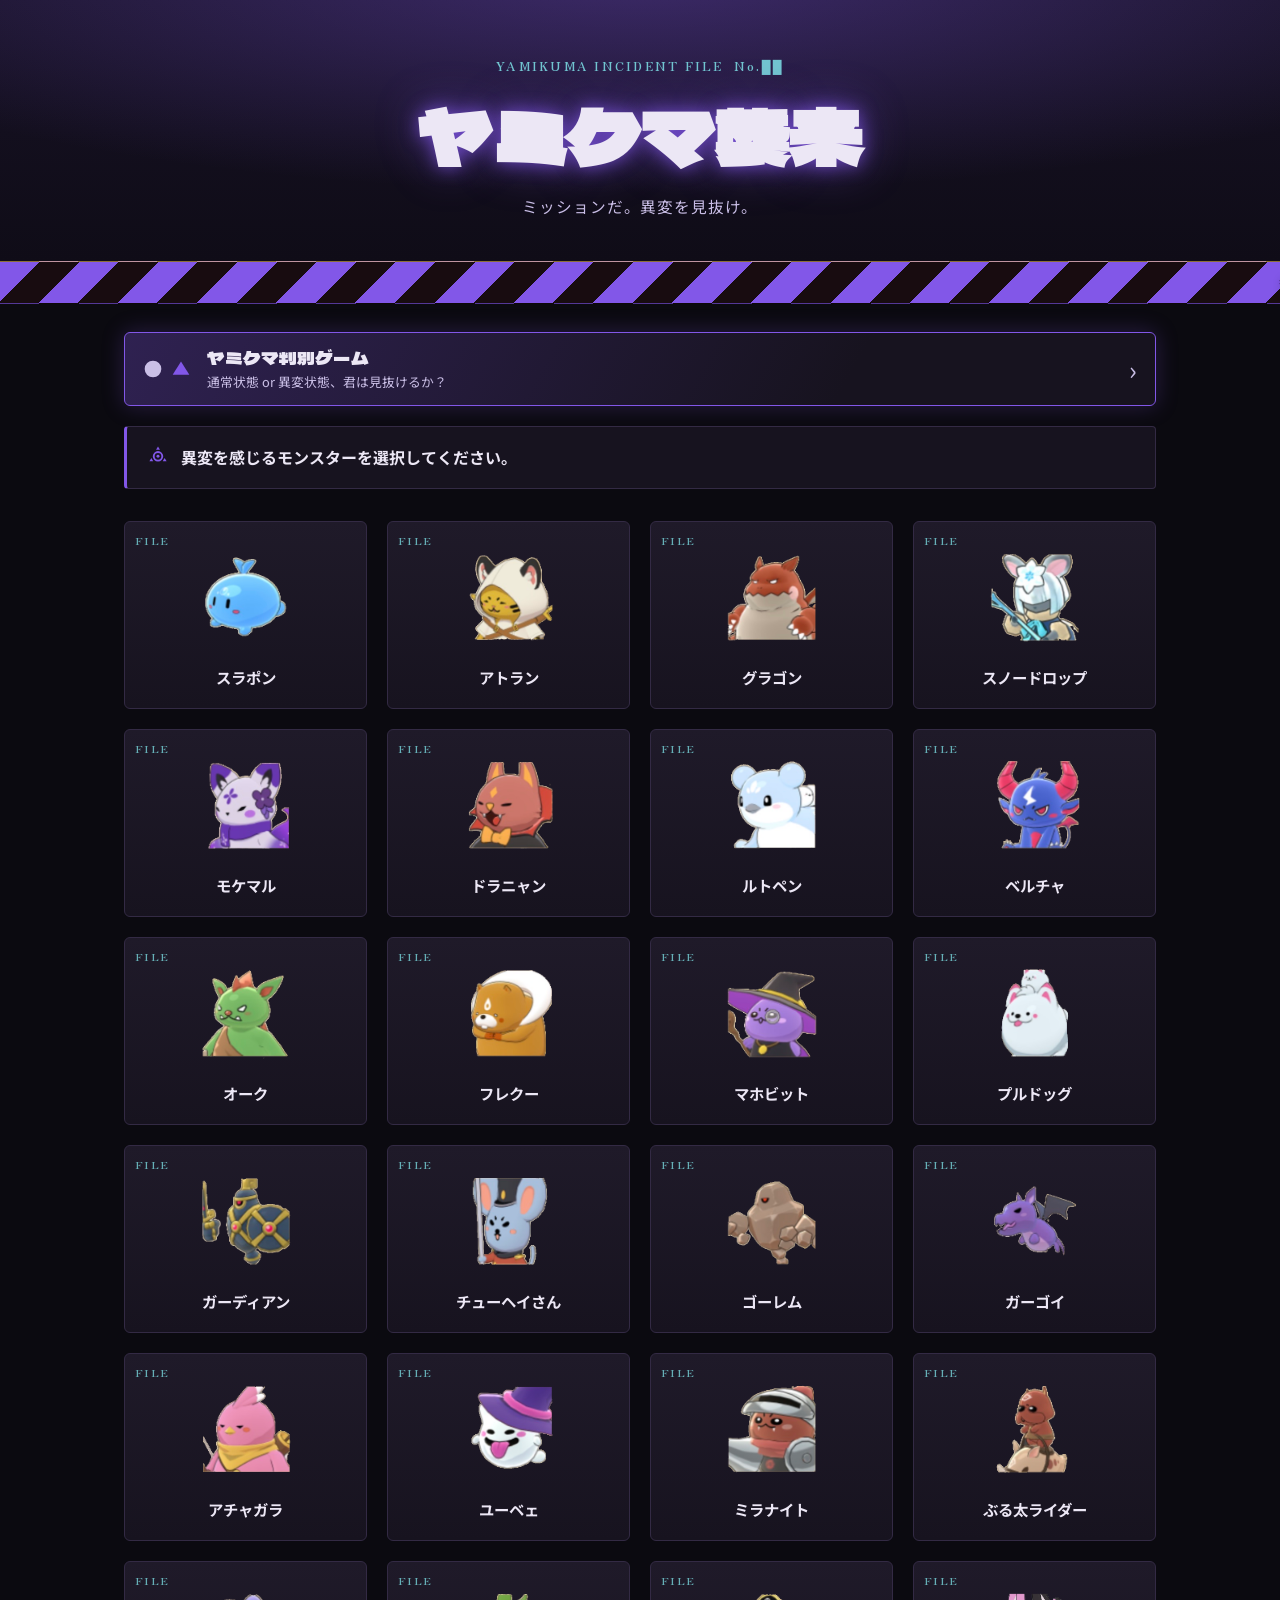
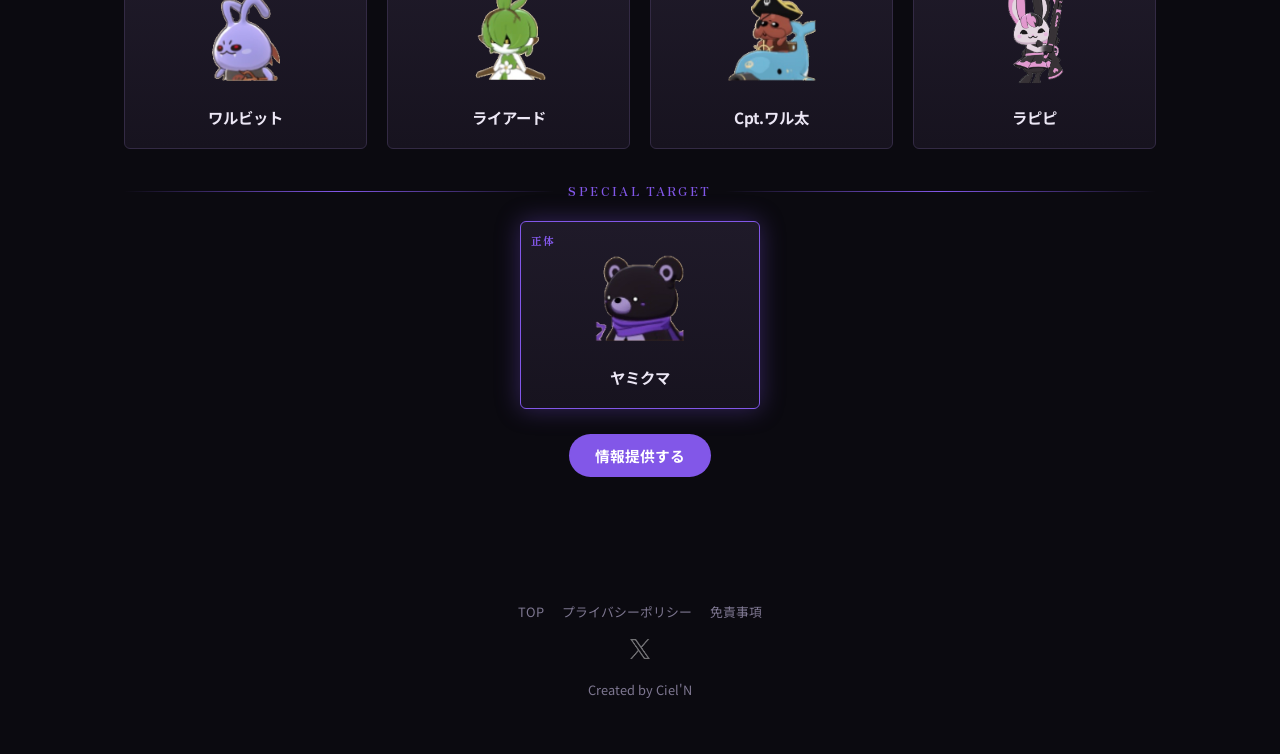
<file: index.html>
<!DOCTYPE html>
<html lang="ja">
<head>
  <!-- Google tag (gtag.js) -->
  <script async src="https://www.googletagmanager.com/gtag/js?id=G-BKD9T5BP9D"></script>
  <script>
    window.dataLayer = window.dataLayer || [];
    function gtag(){dataLayer.push(arguments);}
    gtag('js', new Date());

    gtag('config', 'G-BKD9T5BP9D');
  </script>

  <meta charset="UTF-8">
  <meta name="viewport" content="width=device-width, initial-scale=1.0">
  <title>ヤミクマ襲来｜スラコロ 異変モンスター判別ガイド</title>
  <meta name="description" content="Mirrativ「スラコロ」のヤミクマが憑依したモンスターを見分けるための判別ガイド。通常状態と異変状態を見比べて、ヤミクマの気配を探せ。">

  <!-- OGP -->
  <meta property="og:type" content="website">
  <meta property="og:site_name" content="ヤミクマ襲来">
  <meta property="og:title" content="ヤミクマ襲来｜スラコロ 異変モンスター判別ガイド">
  <meta property="og:description" content="Mirrativ「スラコロ」のヤミクマが憑依したモンスターを見分けるための判別ガイド。通常状態と異変状態を見比べて、ヤミクマの気配を探せ。">
  <meta property="og:url" content="https://yamikuma.cieln.com/">
  <meta property="og:image" content="https://yamikuma.cieln.com/images/x-card1.jpg">
  <meta property="og:image:width" content="1200">
  <meta property="og:image:height" content="630">
  <meta property="og:locale" content="ja_JP">

  <!-- X (Twitter) Card -->
  <meta name="twitter:card" content="summary_large_image">
  <meta name="twitter:title" content="ヤミクマ襲来｜スラコロ 異変モンスター判別ガイド">
  <meta name="twitter:description" content="Mirrativ「スラコロ」のヤミクマが憑依したモンスターを見分けるための判別ガイド。通常状態と異変状態を見比べて、ヤミクマの気配を探せ。">
  <meta name="twitter:image" content="https://yamikuma.cieln.com/images/x-card1.jpg">

  <link rel="apple-touch-icon" href="apple-touch-icon.jpg">
  <link rel="preconnect" href="https://fonts.googleapis.com">
  <link rel="preconnect" href="https://fonts.gstatic.com" crossorigin>
  <link href="https://fonts.googleapis.com/css2?family=Dela+Gothic+One&family=Zen+Antique&family=Noto+Sans+JP:wght@400;500;700;900&display=swap" rel="stylesheet">
  <link rel="stylesheet" href="style.css?v=1.2.2">
  <link rel="stylesheet" href="game.css?v=1.2.2">
</head>
<body>

  <header class="header">
    <div class="header__inner">
      <p class="header__eyebrow">YAMIKUMA INCIDENT FILE&nbsp;&nbsp;No.██</p>
      <h1 class="header__title">
        <span aria-hidden="true">ヤミクマ襲来</span>
        <span class="sr-only">ヤミクマ襲来</span>
      </h1>
      <p class="header__sub">ミッションだ。異変を見抜け。</p>
    </div>
  </header>

  <div class="ticker-group" id="tickerGroup">
    <div class="ticker ticker--danger" role="note">
      <div class="ticker__track">
        <span class="ticker__item">全てのモンスターの異変状態が記録されました。いつも情報提供のご協力感謝いたします。</span>
      </div>
    </div>
  </div>

  <main class="main">

    <!-- ============ 一覧ビュー ============ -->
    <section class="view view--grid" id="gridView">

      <!-- ヤミクマ判別ゲームの入口：data-game-open を付けた要素ならどこへ移動してもOK -->
      <button type="button" class="game-entry" data-game-open>
        <span class="game-entry__symbols" aria-hidden="true">
          <svg class="sym-normal" viewBox="0 0 24 24" aria-hidden="true"><circle cx="12" cy="12" r="10"/></svg>
          <svg class="sym-anomaly" viewBox="0 0 24 24" aria-hidden="true"><path d="M12 3L22 19H2Z"/></svg>
        </span>
        <span class="game-entry__text">
          <span class="game-entry__title">ヤミクマ判別ゲーム</span>
          <span class="game-entry__desc">通常状態 or 異変状態、君は見抜けるか？</span>
        </span>
        <span class="game-entry__arrow" aria-hidden="true">›</span>
      </button>

      <p class="briefing">
        <span class="briefing__icon" aria-hidden="true">
          <svg viewBox="0 0 40 40" width="22" height="22">
            <g transform="translate(0 4.25)">
            <path fill-rule="evenodd" fill="currentColor" d="M29.5 20 A9.5 9.5 0 1 0 10.5 20 A9.5 9.5 0 1 0 29.5 20 Z M26.1 20 A6.1 6.1 0 1 0 13.9 20 A6.1 6.1 0 1 0 26.1 20 Z"/>
            <circle cx="20" cy="20" r="2.7" fill="currentColor"/>
            <path fill="currentColor" d="M20 2 L23.5 8 L16.5 8 Z"/>
            <path fill="currentColor" d="M35.6 29 L28.6 29 L32.1 23 Z"/>
            <path fill="currentColor" d="M4.4 29 L11.4 29 L7.9 23 Z"/>
            </g>
          </svg>
        </span>
        異変を感じるモンスターを選択してください。
      </p>

      <div class="monster-grid" id="monsterGrid" role="list"></div>

      <div class="yamikuma-divider" aria-hidden="true">
        <span class="yamikuma-divider__label">SPECIAL TARGET</span>
      </div>

      <div class="yamikuma-standalone" id="yamikumaStandalone"></div>

      <button type="button" class="report-btn" id="reportBtn">情報提供する</button>
    </section>

    <!-- ============ 詳細ビュー（異変状態） ============ -->
    <section class="view view--detail" id="detailView" hidden>

      <header class="detail-head">
        <span class="detail-head__emblem" aria-hidden="true">
          <svg viewBox="0 0 40 40" width="32" height="32">
            <path fill-rule="evenodd" fill="currentColor" d="M29.5 20 A9.5 9.5 0 1 0 10.5 20 A9.5 9.5 0 1 0 29.5 20 Z M26.1 20 A6.1 6.1 0 1 0 13.9 20 A6.1 6.1 0 1 0 26.1 20 Z"/>
            <circle cx="20" cy="20" r="2.7" fill="currentColor"/>
            <path fill="currentColor" d="M20 2 L23.5 8 L16.5 8 Z"/>
            <path fill="currentColor" d="M35.6 29 L28.6 29 L32.1 23 Z"/>
            <path fill="currentColor" d="M4.4 29 L11.4 29 L7.9 23 Z"/>
          </svg>
        </span>
        <h2 class="detail-head__name" id="detailName">――</h2>
        <p class="detail-head__hint">ヤミクマが変身して潜んでいるようだ...。<br>異変パターンは複数存在する場合がある。</p>
      </header>

      <section class="detail-section" id="normalSection">
        <h3 class="detail-section__title">通常状態</h3>
        <div class="reference-grid" id="normalGrid"></div>
      </section>

      <section class="detail-section detail-section--anomaly" id="anomalySection">
        <h3 class="detail-section__title">異変状態</h3>
        <div class="anomaly-grid" id="anomalyGrid"></div>
      </section>

      <div class="back-link-row">
        <button type="button" class="back-link">一覧に戻る<span aria-hidden="true">↩︎</span></button>
      </div>
    </section>

    <!-- ============ 詳細ビュー（ヤミクマ本体） ============ -->
    <section class="view view--detail" id="yamikumaView" hidden>

      <header class="detail-head">
        <span class="detail-head__emblem" aria-hidden="true">
          <svg viewBox="0 0 40 40" width="32" height="32">
            <path fill-rule="evenodd" fill="currentColor" d="M29.5 20 A9.5 9.5 0 1 0 10.5 20 A9.5 9.5 0 1 0 29.5 20 Z M26.1 20 A6.1 6.1 0 1 0 13.9 20 A6.1 6.1 0 1 0 26.1 20 Z"/>
            <circle cx="20" cy="20" r="2.7" fill="currentColor"/>
            <path fill="currentColor" d="M20 2 L23.5 8 L16.5 8 Z"/>
            <path fill="currentColor" d="M35.6 29 L28.6 29 L32.1 23 Z"/>
            <path fill="currentColor" d="M4.4 29 L11.4 29 L7.9 23 Z"/>
          </svg>
        </span>
        <h2 class="detail-head__name">ヤミクマ</h2>
        <p class="detail-head__hint">すべての異変を引き起こす、正体不明の存在。</p>
      </header>

      <div class="yamikuma-figure" id="yamikumaFigure"></div>

      <div class="yamikuma-tags">
        <span class="yamikuma-tag yamikuma-tag--action">行動: 均等狙い</span>
        <span class="yamikuma-tag yamikuma-tag--title">ナイトメーア</span>
      </div>

      <table class="yamikuma-stats">
        <thead>
          <tr>
            <th scope="col">HP</th>
            <th scope="col">攻撃力</th>
            <th scope="col">守備力</th>
            <th scope="col">素早さ</th>
          </tr>
        </thead>
        <tbody>
          <tr>
            <td>20</td>
            <td>16</td>
            <td>12</td>
            <td>17</td>
          </tr>
        </tbody>
      </table>

      <div class="back-link-row">
        <button type="button" class="back-link">一覧に戻る<span aria-hidden="true">↩︎</span></button>
      </div>
    </section>

  </main>

  <footer class="footer">
    <nav class="footer__links">
      <a href="index.html">TOP</a>
      <a href="privacy.html">プライバシーポリシー</a>
      <a href="disclaimer.html">免責事項</a>
    </nav>
    <a class="footer__x" href="https://x.com/yu_cielkun" target="_blank" rel="noopener noreferrer" aria-label="X（旧Twitter）">
      <img src="images/x-logo-white.png" alt="" width="20" height="20">
    </a>
    <p>Created by Ciel'N</p>
  </footer>

  <!-- ============ ヤミクマ判別ゲーム（全画面） ============ -->
  <div class="game" id="game" role="dialog" aria-modal="true" aria-label="ヤミクマ判別ゲーム" hidden>

    <!-- スタート画面 -->
    <section class="game__screen game__screen--start" id="gameStart">
      <button type="button" class="game__close" id="gameStartClose" aria-label="閉じる">×</button>
      <div class="game-start">
        <span class="game-start__emblem" aria-hidden="true">
          <svg viewBox="0 0 40 40" width="40" height="40">
            <path fill-rule="evenodd" fill="currentColor" d="M29.5 20 A9.5 9.5 0 1 0 10.5 20 A9.5 9.5 0 1 0 29.5 20 Z M26.1 20 A6.1 6.1 0 1 0 13.9 20 A6.1 6.1 0 1 0 26.1 20 Z"/>
            <circle cx="20" cy="20" r="2.7" fill="currentColor"/>
            <path fill="currentColor" d="M20 2 L23.5 8 L16.5 8 Z"/>
            <path fill="currentColor" d="M35.6 29 L28.6 29 L32.1 23 Z"/>
            <path fill="currentColor" d="M4.4 29 L11.4 29 L7.9 23 Z"/>
          </svg>
        </span>
        <h2 class="game-start__title">ヤミクマ判別ゲーム</h2>
        <p class="game-start__lead">モンスターの画像が「通常状態」か「異変状態」かを見抜け。</p>

        <!-- 前回のデータが残っているとき -->
        <div class="game-resume" id="gameResume" hidden>
          <p class="game-resume__text">以前のプレイデータが残っています。<br>続きから再開しますか？</p>
          <p class="game-resume__meta" id="gameResumeMeta"></p>
          <div class="game-resume__actions">
            <button type="button" class="game-btn game-btn--primary" id="gameResumeBtn">続きから再開</button>
            <button type="button" class="game-btn game-btn--ghost" id="gameNewBtn">新しく始める</button>
          </div>
        </div>

        <!-- 問題数の選択（デフォルト5問） -->
        <div class="game-setup" id="gameSetup">
          <div class="game-count" role="radiogroup" aria-labelledby="gameCountLabel">
            <p class="game-count__label" id="gameCountLabel">問題数</p>
            <div class="game-count__options">
              <label class="game-count__option"><input type="radio" name="gameCount" value="5" checked><span>5問</span></label>
              <label class="game-count__option"><input type="radio" name="gameCount" value="10"><span>10問</span></label>
            </div>
          </div>
          <ul class="game-rules">
            <li><svg class="sym-normal" viewBox="0 0 24 24" aria-hidden="true"><circle cx="12" cy="12" r="10"/></svg>左にスワイプ（または左のボタン）＝ 通常状態</li>
            <li><svg class="sym-anomaly" viewBox="0 0 24 24" aria-hidden="true"><path d="M12 3L22 19H2Z"/></svg>右にスワイプ（または右のボタン）＝ 異変状態</li>
          </ul>
          <button type="button" class="game-btn game-btn--primary" id="gameStartBtn">スタート</button>
        </div>
      </div>
    </section>

    <!-- プレイ画面 -->
    <section class="game__screen game__screen--play" id="gamePlay" hidden>
      <header class="game-bar">
        <button type="button" class="game__close" id="gamePlayClose" aria-label="中断して閉じる（続きから再開できます）">×</button>
        <p class="game-bar__count" id="gameCount" aria-live="polite">1 / 5</p>
      </header>
      <div class="game-progress" aria-hidden="true"><div class="game-progress__bar" id="gameProgressBar"></div></div>

      <div class="game-stage" id="gameStage">
        <div class="game-card is-back" id="gameCardB">
          <div class="game-card__figure"></div>
          <span class="game-stamp game-stamp--anomaly" aria-hidden="true"><svg viewBox="0 0 24 24" aria-hidden="true"><path d="M12 3L22 19H2Z"/></svg>異変</span>
          <span class="game-stamp game-stamp--normal" aria-hidden="true"><svg viewBox="0 0 24 24" aria-hidden="true"><circle cx="12" cy="12" r="10"/></svg>通常</span>
        </div>
        <div class="game-card is-front" id="gameCardA">
          <div class="game-card__figure"></div>
          <span class="game-stamp game-stamp--anomaly" aria-hidden="true"><svg viewBox="0 0 24 24" aria-hidden="true"><path d="M12 3L22 19H2Z"/></svg>異変</span>
          <span class="game-stamp game-stamp--normal" aria-hidden="true"><svg viewBox="0 0 24 24" aria-hidden="true"><circle cx="12" cy="12" r="10"/></svg>通常</span>
        </div>
      </div>

      <div class="game-actions">
        <button type="button" class="game-answer game-answer--normal" id="answerNormal">
          <span class="game-answer__disc"><svg viewBox="0 0 24 24" aria-hidden="true"><circle cx="12" cy="12" r="10"/></svg></span>
          通常状態
        </button>
        <button type="button" class="game-answer game-answer--anomaly" id="answerAnomaly">
          <span class="game-answer__disc"><svg viewBox="0 0 24 24" aria-hidden="true"><path d="M12 3L22 19H2Z"/></svg></span>
          異変状態
        </button>
      </div>
      <p class="game-hint">
        <span class="game-hint__side">
          ← 左スワイプで<svg class="sym-normal" viewBox="0 0 24 24" aria-hidden="true"><circle cx="12" cy="12" r="10"/></svg>通常
        </span>
        <span class="game-hint__side">
          <svg class="sym-anomaly" viewBox="0 0 24 24" aria-hidden="true"><path d="M12 3L22 19H2Z"/></svg>異変は右スワイプ →
        </span>
      </p>
    </section>

    <!-- 成績画面 -->
    <section class="game__screen game__screen--result" id="gameResult" hidden>
      <div class="game-result">
        <h2 class="game-result__title">RESULT</h2>
        <p class="game-result__score" id="gameScore"></p>
        <ol class="game-result__list" id="gameResultList"></ol>
        <div class="game-result__actions">
          <button type="button" class="game-btn game-btn--primary" id="gameRetryBtn">もう一度あそぶ</button>
          <button type="button" class="game-btn game-btn--ghost" id="gameResultClose">一覧に戻る</button>
        </div>
      </div>
    </section>

  </div>

  <div class="modal" id="modal" hidden>
    <div class="modal__backdrop" data-modal-close></div>
    <div class="modal__panel-wrap" id="modalPanelWrap">
      <div class="modal__panel" id="modalPanel" role="dialog" aria-modal="true">
        <button type="button" class="modal__close" id="modalClose" aria-label="閉じる">×</button>
        <div class="modal__viewport" id="modalViewport">
          <div class="modal__track" id="modalTrack">
            <div class="modal__body" id="modalBodyPrev" aria-hidden="true"></div>
            <div class="modal__body" id="modalBody"></div>
            <div class="modal__body" id="modalBodyNext" aria-hidden="true"></div>
          </div>
        </div>
      </div>
      <div class="modal__nav">
        <button type="button" class="modal__nav-btn modal__nav-btn--prev" id="modalPrevBtn" aria-label="前の画像へ" hidden>&lt;</button>
        <button type="button" class="modal__nav-btn modal__nav-btn--next" id="modalNextBtn" aria-label="次の画像へ" hidden>&gt;</button>
      </div>
    </div>
  </div>

  <div class="transition-overlay" id="transitionOverlay" aria-hidden="true">
    <svg class="transition-overlay__logo" id="transitionLogo" viewBox="0 0 40 40" width="144" height="144">
      <path fill-rule="evenodd" fill="currentColor" d="M29.5 20 A9.5 9.5 0 1 0 10.5 20 A9.5 9.5 0 1 0 29.5 20 Z M26.1 20 A6.1 6.1 0 1 0 13.9 20 A6.1 6.1 0 1 0 26.1 20 Z"/>
      <circle cx="20" cy="20" r="2.7" fill="currentColor"/>
      <path fill="currentColor" d="M20 2 L23.5 8 L16.5 8 Z"/>
      <path fill="currentColor" d="M35.6 29 L28.6 29 L32.1 23 Z"/>
      <path fill="currentColor" d="M4.4 29 L11.4 29 L7.9 23 Z"/>
    </svg>
  </div>

  <script src="data-normal.js?v=1.2.2" defer></script>
  <script src="data-anomaly.js?v=1.2.2" defer></script>
  <script src="script.js?v=1.2.2" defer></script>
  <script src="game.js?v=1.2.2" defer></script>
</body>
</html>
</file>
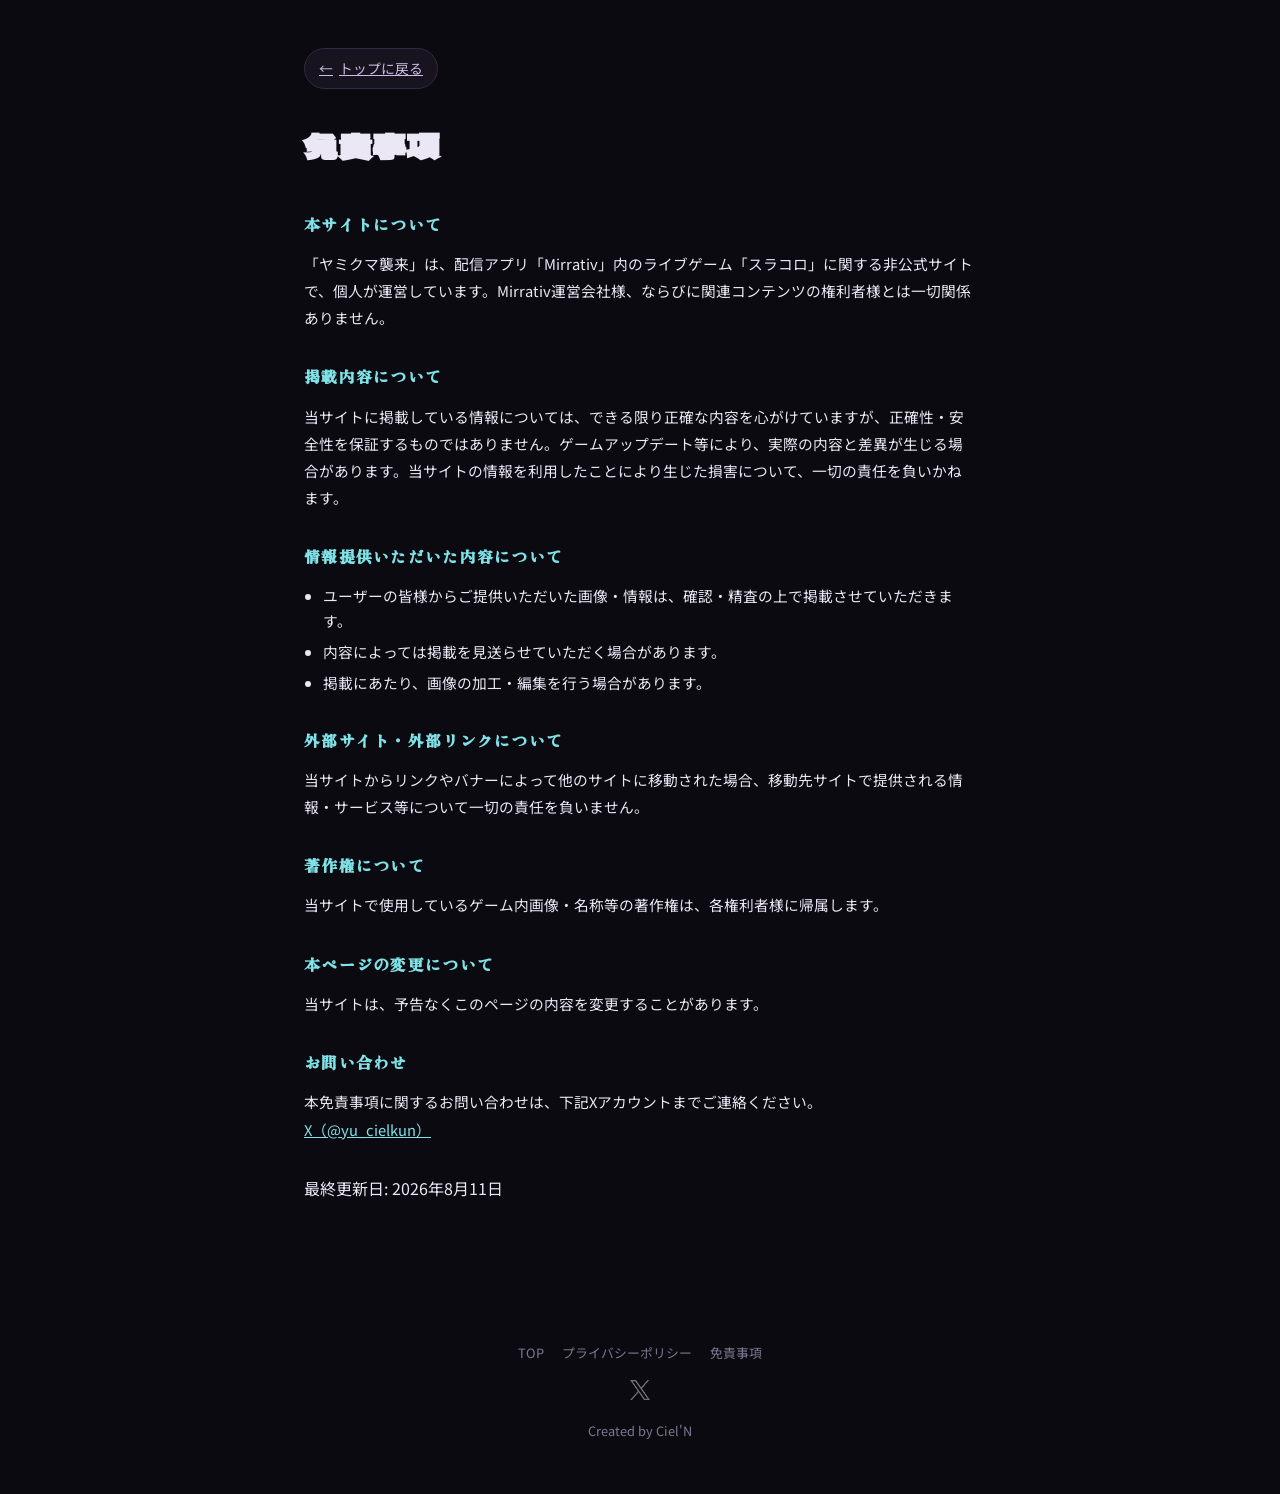
<file: disclaimer.html>
<!DOCTYPE html>
<html lang="ja">
<head>
  <!-- Google tag (gtag.js) -->
  <script async src="https://www.googletagmanager.com/gtag/js?id=G-BKD9T5BP9D"></script>
  <script>
    window.dataLayer = window.dataLayer || [];
    function gtag(){dataLayer.push(arguments);}
    gtag('js', new Date());

    gtag('config', 'G-BKD9T5BP9D');
  </script>

  <meta charset="UTF-8">
  <meta name="viewport" content="width=device-width, initial-scale=1.0">
  <title>免責事項｜ヤミクマ襲来</title>
  <link rel="preconnect" href="https://fonts.googleapis.com">
  <link rel="preconnect" href="https://fonts.gstatic.com" crossorigin>
  <link href="https://fonts.googleapis.com/css2?family=Dela+Gothic+One&family=Zen+Antique&family=Noto+Sans+JP:wght@400;500;700;900&display=swap" rel="stylesheet">
  <link rel="stylesheet" href="style.css?v=0.0.2">
</head>
<body>

  <main class="sub-page">
    <a class="back-link" href="index.html"><span aria-hidden="true">←</span> トップに戻る</a>

    <h1 class="sub-page__title">免責事項</h1>

    <section class="sub-page__section">
      <h2>本サイトについて</h2>
      <p>「ヤミクマ襲来」は、配信アプリ「Mirrativ」内のライブゲーム「スラコロ」に関する非公式サイトで、個人が運営しています。Mirrativ運営会社様、ならびに関連コンテンツの権利者様とは一切関係ありません。</p>
    </section>

    <section class="sub-page__section">
      <h2>掲載内容について</h2>
      <p>当サイトに掲載している情報については、できる限り正確な内容を心がけていますが、正確性・安全性を保証するものではありません。ゲームアップデート等により、実際の内容と差異が生じる場合があります。当サイトの情報を利用したことにより生じた損害について、一切の責任を負いかねます。</p>
    </section>

    <section class="sub-page__section">
      <h2>情報提供いただいた内容について</h2>
      <ul>
        <li>ユーザーの皆様からご提供いただいた画像・情報は、確認・精査の上で掲載させていただきます。</li>
        <li>内容によっては掲載を見送らせていただく場合があります。</li>
        <li>掲載にあたり、画像の加工・編集を行う場合があります。</li>
      </ul>
    </section>

    <section class="sub-page__section">
      <h2>外部サイト・外部リンクについて</h2>
      <p>当サイトからリンクやバナーによって他のサイトに移動された場合、移動先サイトで提供される情報・サービス等について一切の責任を負いません。</p>
    </section>

    <section class="sub-page__section">
      <h2>著作権について</h2>
      <p>当サイトで使用しているゲーム内画像・名称等の著作権は、各権利者様に帰属します。</p>
    </section>

    <section class="sub-page__section">
      <h2>本ページの変更について</h2>
      <p>当サイトは、予告なくこのページの内容を変更することがあります。</p>
    </section>

    <section class="sub-page__section">
      <h2>お問い合わせ</h2>
      <p>本免責事項に関するお問い合わせは、下記Xアカウントまでご連絡ください。<br>
        <a href="https://x.com/yu_cielkun" target="_blank" rel="noopener noreferrer">X（@yu_cielkun）</a>
      </p>
    </section>

    <p>最終更新日: 2026年8月11日</p>
  </main>

  <footer class="footer">
    <nav class="footer__links">
      <a href="index.html">TOP</a>
      <a href="privacy.html">プライバシーポリシー</a>
      <a href="disclaimer.html">免責事項</a>
    </nav>
    <a class="footer__x" href="https://x.com/yu_cielkun" target="_blank" rel="noopener noreferrer" aria-label="X（旧Twitter）">
      <img src="images/x-logo-white.png" alt="" width="20" height="20">
    </a>
    <p>Created by Ciel'N</p>
  </footer>

</body>
</html>
</file>
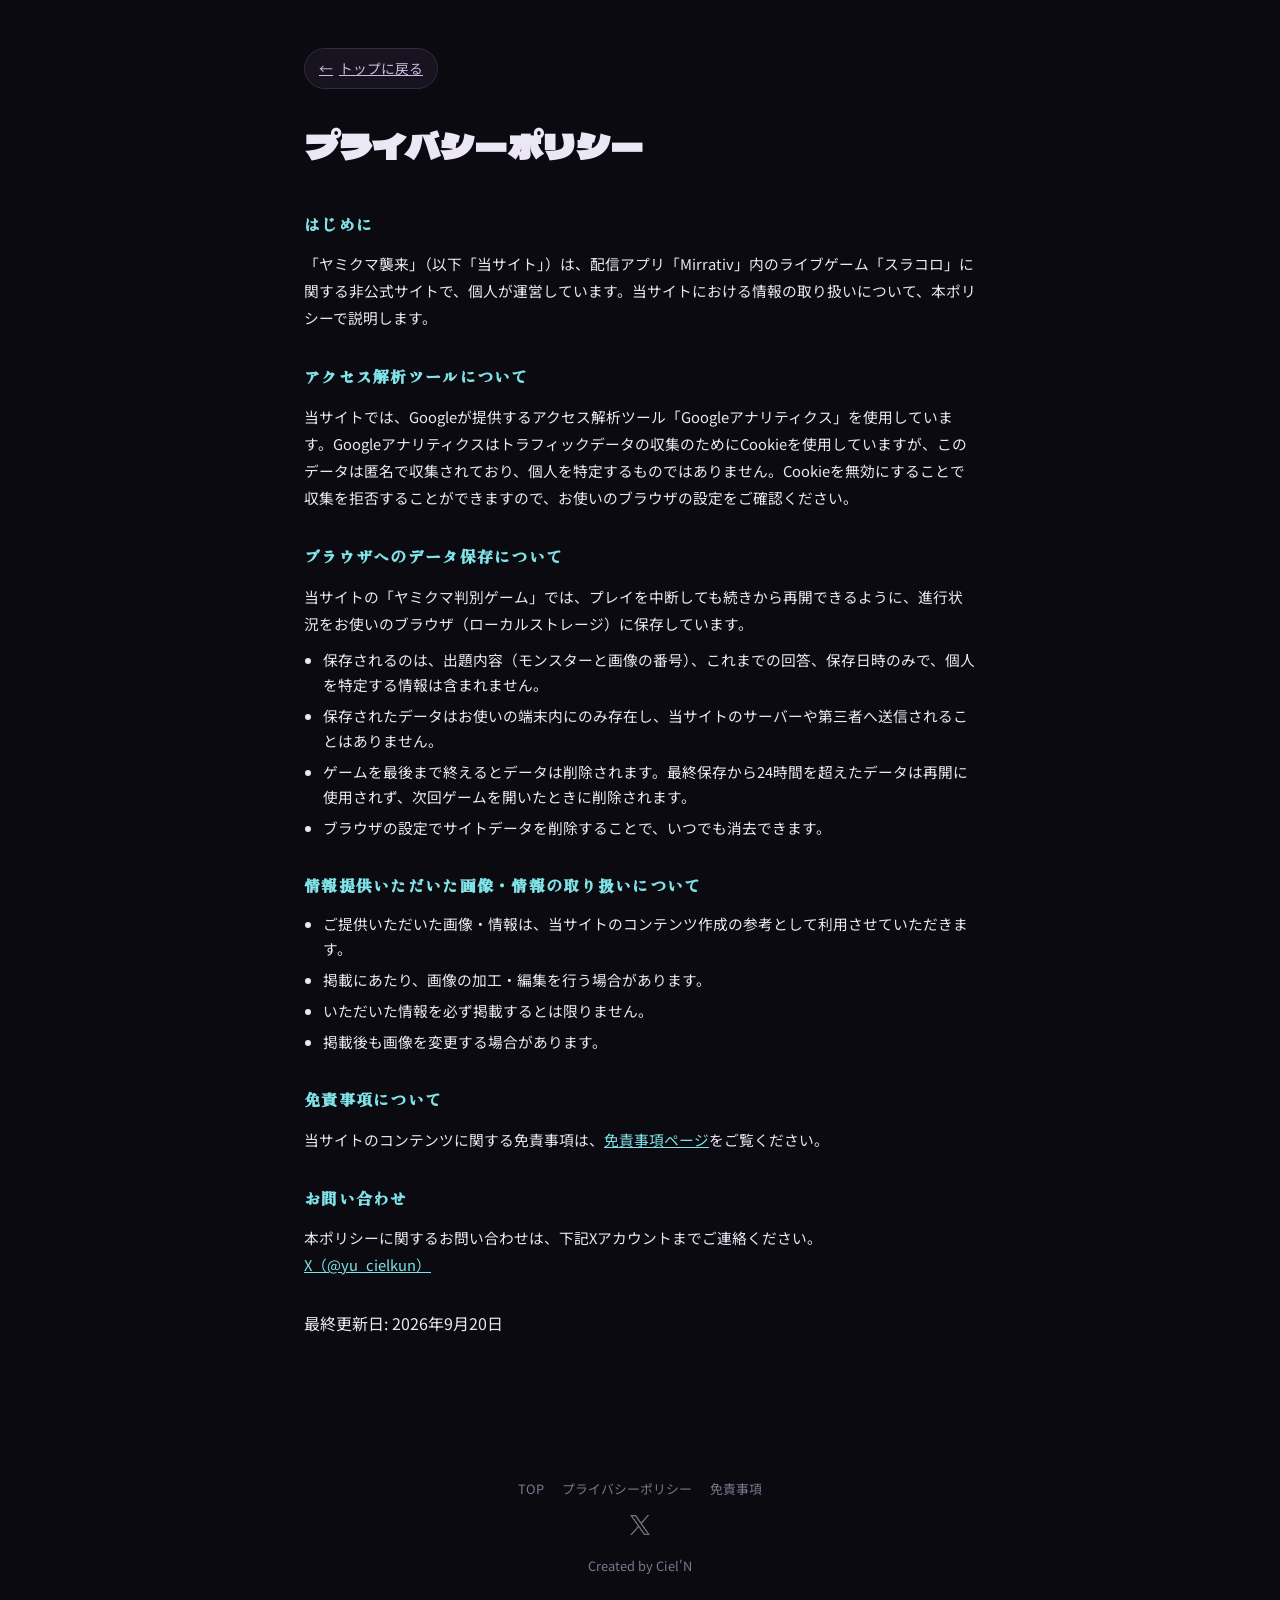
<file: privacy.html>
<!DOCTYPE html>
<html lang="ja">
<head>
  <!-- Google tag (gtag.js) -->
  <script async src="https://www.googletagmanager.com/gtag/js?id=G-BKD9T5BP9D"></script>
  <script>
    window.dataLayer = window.dataLayer || [];
    function gtag(){dataLayer.push(arguments);}
    gtag('js', new Date());

    gtag('config', 'G-BKD9T5BP9D');
  </script>

  <meta charset="UTF-8">
  <meta name="viewport" content="width=device-width, initial-scale=1.0">
  <title>プライバシーポリシー｜ヤミクマ襲来</title>
  <link rel="preconnect" href="https://fonts.googleapis.com">
  <link rel="preconnect" href="https://fonts.gstatic.com" crossorigin>
  <link href="https://fonts.googleapis.com/css2?family=Dela+Gothic+One&family=Zen+Antique&family=Noto+Sans+JP:wght@400;500;700;900&display=swap" rel="stylesheet">
  <link rel="stylesheet" href="style.css?v=0.0.2">
</head>
<body>

  <main class="sub-page">
    <a class="back-link" href="index.html"><span aria-hidden="true">←</span> トップに戻る</a>

    <h1 class="sub-page__title">プライバシーポリシー</h1>

    <section class="sub-page__section">
      <h2>はじめに</h2>
      <p>「ヤミクマ襲来」（以下「当サイト」）は、配信アプリ「Mirrativ」内のライブゲーム「スラコロ」に関する非公式サイトで、個人が運営しています。当サイトにおける情報の取り扱いについて、本ポリシーで説明します。</p>
    </section>

    <section class="sub-page__section">
      <h2>アクセス解析ツールについて</h2>
      <p>当サイトでは、Googleが提供するアクセス解析ツール「Googleアナリティクス」を使用しています。Googleアナリティクスはトラフィックデータの収集のためにCookieを使用していますが、このデータは匿名で収集されており、個人を特定するものではありません。Cookieを無効にすることで収集を拒否することができますので、お使いのブラウザの設定をご確認ください。</p>
    </section>

    <section class="sub-page__section">
      <h2>ブラウザへのデータ保存について</h2>
      <p>当サイトの「ヤミクマ判別ゲーム」では、プレイを中断しても続きから再開できるように、進行状況をお使いのブラウザ（ローカルストレージ）に保存しています。</p>
      <ul>
        <li>保存されるのは、出題内容（モンスターと画像の番号）、これまでの回答、保存日時のみで、個人を特定する情報は含まれません。</li>
        <li>保存されたデータはお使いの端末内にのみ存在し、当サイトのサーバーや第三者へ送信されることはありません。</li>
        <li>ゲームを最後まで終えるとデータは削除されます。最終保存から24時間を超えたデータは再開に使用されず、次回ゲームを開いたときに削除されます。</li>
        <li>ブラウザの設定でサイトデータを削除することで、いつでも消去できます。</li>
      </ul>
    </section>

    <section class="sub-page__section">
      <h2>情報提供いただいた画像・情報の取り扱いについて</h2>
      <ul>
        <li>ご提供いただいた画像・情報は、当サイトのコンテンツ作成の参考として利用させていただきます。</li>
        <li>掲載にあたり、画像の加工・編集を行う場合があります。</li>
        <li>いただいた情報を必ず掲載するとは限りません。</li>
        <li>掲載後も画像を変更する場合があります。</li>
      </ul>
    </section>

    <section class="sub-page__section">
      <h2>免責事項について</h2>
      <p>当サイトのコンテンツに関する免責事項は、<a href="disclaimer.html">免責事項ページ</a>をご覧ください。</p>
    </section>

    <section class="sub-page__section">
      <h2>お問い合わせ</h2>
      <p>本ポリシーに関するお問い合わせは、下記Xアカウントまでご連絡ください。<br>
        <a href="https://x.com/yu_cielkun" target="_blank" rel="noopener noreferrer">X（@yu_cielkun）</a>
      </p>
    </section>

    <p>最終更新日: 2026年9月20日</p>
  </main>

  <footer class="footer">
    <nav class="footer__links">
      <a href="index.html">TOP</a>
      <a href="privacy.html">プライバシーポリシー</a>
      <a href="disclaimer.html">免責事項</a>
    </nav>
    <a class="footer__x" href="https://x.com/yu_cielkun" target="_blank" rel="noopener noreferrer" aria-label="X（旧Twitter）">
      <img src="images/x-logo-white.png" alt="" width="20" height="20">
    </a>
    <p>Created by Ciel'N</p>
  </footer>

</body>
</html>
</file>
<file: style.css>
/* ==========================================================
ヤミクマ襲来 ─ トークン定義
========================================================== */
:root {
  --void: #0b0a10;        /* 背景（漆黒） */
  --ink: #17131f;         /* パネル/カード地 */
  --ink-soft: #1f1a29;    /* パネル地（明） */
  --fur-line: #332a44;    /* 境界線（毛並みの影） */
  --spirit: #8257e8;      /* メインアクセント（紫のオーラ） */
  --spirit-deep: #5a3bb0; /* 紫の濃色 */
  --lilac: #cabfe6;       /* 耳の内側/鼻先の淡紫 */
  --bone: #ece7f5;        /* 本文の明色 */
  --wisp: #7fe3e8;        /* 幽体の尻尾（水色アクセント） */

  --font-display: "Dela Gothic One", sans-serif;
  --font-label: "Zen Antique", serif;
  --font-body: "Noto Sans JP", sans-serif;
}

* { box-sizing: border-box; }

html { scroll-behavior: smooth; }

body {
  margin: 0;
  min-height: 100vh;
  background: var(--void);
  color: var(--bone);
  font-family: var(--font-body);
  line-height: 1.7;
}

.sr-only {
  position: absolute;
  width: 1px; height: 1px;
  overflow: hidden;
  clip: rect(0 0 0 0);
  white-space: nowrap;
}

a, button { font-family: inherit; }

:focus-visible {
  outline: 2px solid var(--wisp);
  outline-offset: 3px;
}

/* ==========================================================
    ヘッダー
    ========================================================== */
.header {
  position: relative;
  padding: 56px 24px 40px;
  text-align: center;
  background:
    radial-gradient(120% 140% at 50% -10%, rgba(130, 87, 232, .35), transparent 60%),
    linear-gradient(180deg, #171225 0%, #0f0c17 100%);
}

.header__inner { max-width: 720px; margin: 0 auto; }

.header__eyebrow {
  font-family: var(--font-label);
  letter-spacing: .18em;
  font-size: .78rem;
  color: var(--wisp);
  opacity: .85;
  margin: 0 0 18px;
}

.header__title {
  margin: 0;
  font-family: var(--font-display);
  font-size: clamp(2.6rem, 8vw, 4.6rem);
  line-height: 1.1;
  color: var(--bone);
  text-shadow:
    0 0 18px rgba(130, 87, 232, .75),
    0 0 46px rgba(130, 87, 232, .45);
  position: relative;
  display: inline-block;
}

.header__title span[aria-hidden] {
  position: relative;
  display: inline-block;
  animation: title-settle 10s ease-out infinite;
}

@keyframes title-settle {
  0%    { opacity: 0; filter: blur(2px); transform: translate(0, 0); }
  0.84% { opacity: 1; transform: translate(-3px, 1px); }
  1.68% { opacity: .2; transform: translate(4px, -1px); }
  2.52% { opacity: 1; transform: translate(-2px, 0); }
  3.36% { opacity: .3; transform: translate(3px, 1px); }
  4.2%  { opacity: 1; transform: translate(0, 0); filter: blur(0); }
  100%  { opacity: 1; transform: translate(0, 0); }
}

.header__sub {
  margin: 18px 0 0;
  color: var(--lilac);
  letter-spacing: .06em;
  font-size: .98rem;
}

@media (prefers-reduced-motion: reduce) {
  .header__title span[aria-hidden] { animation: none; opacity: 1; }
}

/* ==========================================================
    テロップ（ループ告知バナー）
    ========================================================== */
.ticker {
  position: relative;
  overflow: hidden;
  padding: 6px 0;
  background: linear-gradient(115deg, #5a1f8f 0%, #9b3fd6 35%, #e04fd1 60%, #9b3fd6 85%, #5a1f8f 100%);
  border-top: 1px solid rgba(255, 255, 255, .25);
  border-bottom: 1px solid rgba(0, 0, 0, .35);
}

.ticker::after {
  content: "";
  position: absolute;
  inset: 0;
  background: linear-gradient(120deg, transparent 42%, rgba(255, 255, 255, .35) 50%, transparent 58%);
  pointer-events: none;
}

.ticker__track {
  display: inline-block;
  white-space: nowrap;
  padding-left: 100%;
  animation: ticker-scroll 12s linear infinite;
}

@keyframes ticker-scroll {
  from { transform: translateX(0); }
  to   { transform: translateX(-100%); }
}

.ticker__item {
  display: inline-block;
  font-family: var(--font-body);
  font-weight: 700;
  font-size: 1.08rem;
  color: var(--wisp);
  text-shadow:
    -1.5px -1.5px 0 #2b0f45, 1.5px -1.5px 0 #2b0f45,
    -1.5px 1.5px 0 #2b0f45, 1.5px 1.5px 0 #2b0f45,
    0 2px 8px rgba(0, 0, 0, .4);
}

@media (prefers-reduced-motion: reduce) {
  .ticker__track { animation: none; padding-left: 24px; }
}

/* 危険ニュアンスのバリエーション（比較用） */
.ticker--danger {
  background: repeating-linear-gradient(
    135deg,
    #8257e8 0px, #8257e8 28px,
    #180c10 28px, #180c10 56px
  );
  border-top-color: rgba(255, 210, 90, .5);
  animation: danger-pulse 1.4s ease-in-out infinite;
}

.ticker--danger::after { display: none; }

@keyframes danger-pulse {
  0%, 100% { filter: brightness(1); }
  50%      { filter: brightness(1.25); }
}

@media (prefers-reduced-motion: reduce) {
  .ticker--danger { animation: none; }
}

/* ==========================================================
    メイン共通
    ========================================================== */
.main {
  max-width: 1080px;
  margin: 0 auto;
  padding: 28px 24px 96px;
}

.briefing {
  display: flex;
  align-items: center;
  gap: 12px;
  margin: 0 0 32px;
  padding: 16px 20px;
  background: var(--ink);
  border: 1px solid var(--fur-line);
  border-left: 3px solid var(--spirit);
  border-radius: 4px;
  font-weight: 700;
  font-size: 1rem;
}

.briefing__icon { color: var(--spirit); flex-shrink: 0; }

.report-btn {
  display: block;
  width: fit-content;
  margin: 25px auto 0;
  padding: 11px 26px;
  background: var(--spirit);
  border: none;
  border-radius: 999px;
  color: #fff;
  font-weight: 700;
  font-size: .92rem;
  cursor: pointer;
  transition: background .15s ease, transform .15s ease;
}

.report-btn:hover,
.report-btn:focus-visible {
  background: var(--spirit-deep);
  transform: translateY(-2px);
}

/* ==========================================================
    モンスターカード（一覧）
    ========================================================== */
.monster-grid {
  display: grid;
  grid-template-columns: repeat(auto-fill, minmax(210px, 1fr));
  gap: 20px;
}

.monster-card {
  position: relative;
  display: flex;
  flex-direction: column;
  align-items: center;
  gap: 14px;
  padding: 22px 16px 20px;
  background: linear-gradient(180deg, var(--ink-soft), var(--ink));
  border: 1px solid var(--fur-line);
  border-radius: 6px;
  color: var(--bone);
  cursor: pointer;
  text-align: center;
  transition: transform .18s ease, border-color .18s ease, box-shadow .18s ease;
}

.monster-card:hover,
.monster-card:focus-visible {
  transform: translateY(-4px);
  border-color: var(--spirit);
  box-shadow: 0 10px 28px rgba(130, 87, 232, .28);
}

.monster-card__tag {
  position: absolute;
  top: 10px;
  left: 10px;
  font-family: var(--font-label);
  font-size: .68rem;
  letter-spacing: .12em;
  color: var(--wisp);
  opacity: .75;
}

.monster-card__thumb {
  position: relative;
  width: 108px;
  height: 108px;
  display: flex;
  align-items: center;
  justify-content: center;
}

.monster-card__thumb svg,
.monster-card__thumb img { width: 100%; height: 100%; object-fit: contain; }

.monster-card__name {
  font-weight: 700;
  font-size: .96rem;
}

@media (prefers-reduced-motion: reduce) {
  .monster-card { transition: none; }
}

/* ヤミクマ本体（一覧とは独立した単体リンク） */
.yamikuma-divider {
  display: flex;
  align-items: center;
  gap: 14px;
  margin: 32px 0 20px;
  color: var(--spirit);
}

.yamikuma-divider::before,
.yamikuma-divider::after {
  content: "";
  flex: 1;
  height: 1px;
  background: linear-gradient(90deg, transparent, var(--spirit), transparent);
}

.yamikuma-divider__label {
  font-family: var(--font-label);
  font-size: .74rem;
  letter-spacing: .2em;
  white-space: nowrap;
}

.yamikuma-standalone {
  display: flex;
  justify-content: center;
}

.monster-card--yamikuma {
  width: 100%;
  max-width: 240px;
  border-color: var(--spirit);
  box-shadow: 0 0 24px rgba(130, 87, 232, .35);
}

.monster-card--yamikuma:hover,
.monster-card--yamikuma:focus-visible {
  box-shadow: 0 10px 32px rgba(130, 87, 232, .5);
}

.monster-card--yamikuma .monster-card__tag {
  color: var(--spirit);
  opacity: 1;
}

/* ==========================================================
    詳細ビュー（異変状態）
    ========================================================== */
.view--detail {
  animation: view-fade .35s ease both;
}

@keyframes view-fade {
  from { opacity: 0; transform: translateY(8px); }
  to   { opacity: 1; transform: translateY(0); }
}

@media (prefers-reduced-motion: reduce) {
  .view--detail { animation: none; }
}

.back-link-row {
  display: flex;
  justify-content: flex-end;
  margin-top: 32px;
  margin-right: 8px;
}

.back-link {
  display: inline-flex;
  align-items: center;
  gap: 6px;
  padding: 8px 14px;
  background: var(--ink);
  border: 1px solid var(--fur-line);
  border-radius: 999px;
  color: var(--lilac);
  font-size: .86rem;
  cursor: pointer;
  transition: border-color .15s ease, color .15s ease;
}

.back-link:hover { border-color: var(--wisp); color: var(--wisp); }

.detail-head {
  text-align: center;
  margin-bottom: 36px;
}

.detail-head__emblem {
  display: inline-flex;
  color: var(--spirit);
  filter: drop-shadow(0 0 10px rgba(130, 87, 232, .6));
  margin-bottom: 8px;
}

.detail-head__name {
  margin: 4px 0 0;
  font-family: var(--font-display);
  font-size: clamp(1.5rem, 4vw, 2.1rem);
}

.detail-head__hint {
  margin: 10px auto 0;
  max-width: 520px;
  color: var(--lilac);
  font-size: .88rem;
}

#yamikumaView {
  min-height: 100vh;
}

.yamikuma-figure {
  max-width: 260px;
  margin: 0 auto 32px;
}

.yamikuma-figure svg,
.yamikuma-figure img {
  width: 100%;
  height: auto;
  display: block;
}

.yamikuma-tags {
  display: flex;
  flex-wrap: wrap;
  justify-content: center;
  gap: 26px;
  margin: 0 auto 30px;
  max-width: 420px;
}

.yamikuma-tag {
  padding: 6px 16px;
  border-radius: 6px;
  font-family: var(--font-label);
  font-size: .82rem;
  font-weight: 700;
  white-space: nowrap;
}

.yamikuma-tag--action {
  background: #f2b64c;
  color: #fff;
}

.yamikuma-tag--title {
  background: #e2531f;
  color: #fff;
}

.yamikuma-stats {
  width: 100%;
  max-width: 420px;
  margin: 0 auto;
  border-collapse: separate;
  border-spacing: 0;
  background: var(--ink);
  border: 1px solid var(--fur-line);
  border-top: 3px solid var(--spirit);
  border-radius: 4px;
  overflow: hidden;
}

.yamikuma-stats th,
.yamikuma-stats td {
  padding: 12px 8px;
  text-align: center;
  border-left: 1px solid var(--fur-line);
}

.yamikuma-stats th:first-child,
.yamikuma-stats td:first-child {
  border-left: none;
}

.yamikuma-stats th {
  font-family: var(--font-label);
  font-size: .74rem;
  font-weight: 400;
  letter-spacing: .08em;
  color: var(--lilac);
  border-bottom: 1px solid var(--fur-line);
}

.yamikuma-stats td {
  font-family: var(--font-display);
  font-size: 1.2rem;
  color: var(--spirit);
}

.detail-section { margin-bottom: 40px; }
.detail-section:last-child { margin-bottom: 0; }

.detail-section__title {
  display: flex;
  align-items: center;
  gap: 9px;
  margin: 0 0 16px;
  font-family: var(--font-label);
  font-size: .92rem;
  letter-spacing: .12em;
  color: var(--lilac);
}

.detail-section__title::before {
  content: "";
  width: 6px;
  height: 6px;
  border-radius: 50%;
  background: var(--lilac);
  flex-shrink: 0;
}

.detail-section--anomaly .detail-section__title { color: var(--spirit); }

.detail-section--anomaly .detail-section__title::before {
  width: 0;
  height: 0;
  border-radius: 0;
  border-left: 5px solid transparent;
  border-right: 5px solid transparent;
  border-bottom: 8px solid var(--spirit);
  background: none;
}

.reference-grid,
.anomaly-grid {
  display: grid;
  grid-template-columns: repeat(auto-fill, minmax(240px, 1fr));
  gap: 22px;
}

.state-card {
  display: flex;
  flex-direction: column;
  width: 100%;
  padding: 20px;
  gap: 20px;
  background: var(--ink);
  border: 1px solid var(--fur-line);
  border-radius: 6px;
  position: relative;
  overflow: hidden;
  text-align: left;
  font: inherit;
  color: inherit;
  cursor: pointer;
  transition: transform .18s ease, border-color .18s ease, box-shadow .18s ease;
}

.state-card:hover,
.state-card:focus-visible {
  transform: translateY(-3px);
  border-color: var(--spirit);
  box-shadow: 0 10px 24px rgba(130, 87, 232, .24);
}

.state-card::before {
  content: "";
  position: absolute;
  inset: 0;
  background: radial-gradient(120% 60% at 50% 0%, rgba(130, 87, 232, .12), transparent 70%);
  pointer-events: none;
}

.state-card--anomaly::before {
  background: radial-gradient(120% 60% at 50% 0%, rgba(130, 87, 232, .18), transparent 70%);
}

.state-card--empty {
  cursor: default;
}

.state-card--empty:hover {
  transform: none;
  border-color: var(--fur-line);
  box-shadow: none;
}

.state-card__thumb {
  width: 100%;
  aspect-ratio: 1 / 1;
  max-width: 180px;
  margin: 0 auto;
  display: flex;
  align-items: center;
  justify-content: center;
}

.state-card__thumb svg,
.state-card__thumb img {
  width: 100%;
  height: 100%;
  object-fit: contain;
}

.state-card__note {
  margin: 0;
  font-size: .92rem;
  color: var(--bone);
  text-align: center;
}

@media (prefers-reduced-motion: reduce) {
  .state-card { transition: none; }
}

.state-card__note mark {
  background: none;
  color: var(--spirit);
  text-decoration: underline dashed var(--spirit);
  text-underline-offset: 3px;
}

/* ==========================================================
    拡大画像モーダル
    ========================================================== */
.modal {
  position: fixed;
  inset: 0;
  z-index: 100;
  display: flex;
  align-items: center;
  justify-content: center;
  padding: 24px;
}

.modal[hidden] { display: none; }

.modal__backdrop {
  position: absolute;
  inset: 0;
  background: rgba(6, 5, 10, .86);
  backdrop-filter: blur(4px);
}

.modal__panel-wrap {
  position: relative;
  width: 100%;
  max-width: 620px;
}

.modal__panel {
  position: relative;
  width: 100%;
  max-height: 88vh;
  overflow-y: auto;
  padding: 28px;
  background: linear-gradient(180deg, var(--ink-soft), var(--ink));
  border: 1px solid var(--spirit);
  border-radius: 8px;
  box-shadow: 0 20px 60px rgba(0, 0, 0, .5), 0 0 40px rgba(130, 87, 232, .2);
  animation: modal-in .2s ease both;
  touch-action: pan-y;
}

@keyframes modal-in {
  from { opacity: 0; transform: translateY(10px) scale(.98); }
  to   { opacity: 1; transform: translateY(0) scale(1); }
}

@media (prefers-reduced-motion: reduce) {
  .modal__panel { animation: none; }
}

/* スワイプ・ドラッグで隣の画像へ追従するための3ペイン（前/現在/次）構造 */
.modal__viewport {
  position: relative;
  overflow: hidden;
  touch-action: pan-y;
}

.modal__track {
  display: flex;
  width: 300%;
  align-items: flex-start;
  transform: translateX(calc(-100% / 3));
}

.modal__body {
  flex: 0 0 calc(100% / 3);
  width: calc(100% / 3);
  box-sizing: border-box;
}

.modal__close {
  position: absolute;
  top: 14px;
  right: 14px;
  width: 34px;
  height: 34px;
  border-radius: 50%;
  border: 1px solid var(--fur-line);
  background: var(--ink);
  color: var(--lilac);
  font-size: 1.2rem;
  line-height: 1;
  cursor: pointer;
  z-index: 2;
}

.modal__close:hover { border-color: var(--wisp); color: var(--wisp); }

/* 隣接画像へのナビゲーション矢印（modal__panelの枠外・下側に表示）
   left/rightで個別に絶対配置することで、片方だけ表示される場合でも
   本来の側（前へ＝左／次へ＝右）からずれないようにする */
.modal__nav {
  position: absolute;
  top: 100%;
  left: 0;
  right: 0;
  height: 44px;
  margin-top: 14px;
  pointer-events: none;
}

.modal__nav-btn {
  position: absolute;
  top: 0;
  pointer-events: auto;
  width: 44px;
  height: 44px;
  display: flex;
  align-items: center;
  justify-content: center;
  border-radius: 50%;
  border: 1px solid var(--spirit);
  background: var(--ink);
  color: var(--lilac);
  font-size: 1.4rem;
  font-weight: 700;
  line-height: 1;
  cursor: pointer;
  animation: modal-nav-pulse 1.8s ease-in-out infinite;
}

.modal__nav-btn--prev { left: 4px; }
.modal__nav-btn--next { right: 4px; }

.modal__nav-btn[hidden] { display: none; }

.modal__nav-btn:hover { background: var(--spirit); color: #fff; }

.modal__nav-btn:focus-visible { outline: 2px solid var(--wisp); outline-offset: 2px; }

@keyframes modal-nav-pulse {
  0%, 100% { box-shadow: 0 0 6px 0 rgba(130, 87, 232, .4); border-color: var(--spirit); }
  50%      { box-shadow: 0 0 16px 6px rgba(130, 87, 232, .85); border-color: var(--lilac); }
}

@media (prefers-reduced-motion: reduce) {
  .modal__nav-btn { animation: none; }
}

.modal__figure {
  max-width: 320px;
  margin: 0 auto;
}

.modal__figure img,
.modal__figure svg { width: 100%; aspect-ratio: 1 / 1; object-fit: contain; display: block; }

.modal__caption {
  margin: 16px 0 0;
  text-align: center;
  color: var(--lilac);
  font-size: .9rem;
}

.modal__eyebrow {
  margin: 0 0 6px;
  font-family: var(--font-label);
  font-size: .82rem;
  letter-spacing: .1em;
  color: var(--spirit);
}

.modal__note {
  margin: 0 0 24px;
  font-size: .96rem;
}

.modal__compare {
  display: grid;
  grid-template-columns: 1fr 1fr;
  gap: 16px;
  margin-bottom: 24px;
}

.modal__compare-item { text-align: center; }

.modal__compare-trigger {
  display: block;
  width: 100%;
  padding: 0;
  border: 0;
  background: none;
  cursor: pointer;
}

.modal__compare-label {
  display: block;
  margin-bottom: 8px;
  font-family: var(--font-label);
  font-size: .78rem;
  letter-spacing: .08em;
  color: var(--lilac);
}

.modal__compare-item:last-child .modal__compare-label { color: var(--spirit); }

.modal__compare-item img,
.modal__compare-item svg { width: 100%; aspect-ratio: 1 / 1; object-fit: contain; display: block; border-radius: 4px; }

.modal__point {
  margin: 0;
  font-size: .92rem;
  color: var(--bone);
}

.modal__list {
  margin: 0 0 24px;
  padding-left: 0;
  display: flex;
  flex-direction: column;
  gap: 8px;
  font-size: .9rem;
  line-height: 1.6;
  color: var(--bone);
  list-style: none;
}

.modal__list li {
  position: relative;
  padding-left: 1.6em;
}

.modal__list li::before {
  content: "✔️";
  position: absolute;
  top: 0;
  left: 0;
}

.modal__cta {
  display: block;
  width: 100%;
  padding: 13px 20px;
  background: var(--spirit);
  border-radius: 999px;
  color: #fff;
  font-weight: 700;
  font-size: .94rem;
  text-align: center;
  text-decoration: none;
  transition: background .15s ease;
}

.modal__cta:hover { background: var(--spirit-deep); }

/* ==========================================================
    画面遷移アニメーション（一覧→詳細）
    ========================================================== */
.transition-overlay {
  position: fixed;
  inset: 0;
  z-index: 60;
  display: flex;
  align-items: center;
  justify-content: center;
  background: var(--void);
  opacity: 0;
  pointer-events: none;
}

.transition-overlay.is-active {
  opacity: 1;
  pointer-events: auto;
}

.transition-overlay.is-leaving {
  opacity: 0;
  pointer-events: none;
  transition: opacity .3s ease;
}

.transition-overlay__logo {
  color: var(--spirit);
}

.transition-overlay.is-active .transition-overlay__logo {
  animation: transition-spin .45s ease-in-out;
}

@keyframes transition-spin {
  0% { transform: scale(1) rotate(0deg); }
  50% { transform: scale(.5) rotate(180deg); }
  100% { transform: scale(1) rotate(360deg); }
}

@media (prefers-reduced-motion: reduce) {
  .transition-overlay.is-active .transition-overlay__logo { animation: none; }
}

/* ==========================================================
    フッター
    ========================================================== */
.footer {
  padding: 28px 24px 40px;
  text-align: center;
  color: var(--lilac);
  opacity: .6;
  font-size: .8rem;
}

.footer__links {
  display: flex;
  justify-content: center;
  flex-wrap: wrap;
  gap: 8px 18px;
  margin-bottom: 12px;
  font-size: .8rem;
}

.footer__links a {
  color: var(--lilac);
  text-decoration: none;
}

.footer__links a:hover { color: var(--wisp); text-decoration: underline; }

.footer__x {
  display: block;
  width: fit-content;
  margin: 16px auto 20px;
  opacity: .7;
  transition: opacity .15s ease;
}

.footer__x:hover { opacity: 1; }

.footer__x img {
  display: block;
  width: 20px;
  height: 20px;
}

/* ==========================================================
    サブページ（プライバシーポリシー・免責事項）
    ========================================================== */
.sub-page {
  max-width: 720px;
  margin: 0 auto;
  padding: 48px 24px 96px;
}

.sub-page__title {
  margin: 28px 0 36px;
  font-family: var(--font-display);
  font-size: clamp(1.5rem, 5vw, 2.1rem);
  color: var(--bone);
}

.sub-page__section { margin-bottom: 32px; }

.sub-page__section h2 {
  margin: 0 0 12px;
  font-family: var(--font-label);
  font-size: 1rem;
  letter-spacing: .08em;
  color: var(--wisp);
}

.sub-page__section p {
  margin: 0 0 10px;
  font-size: .92rem;
  line-height: 1.85;
  color: var(--bone);
}

.sub-page__section ul {
  margin: 0 0 10px;
  padding-left: 1.3em;
  display: flex;
  flex-direction: column;
  gap: 6px;
  font-size: .92rem;
  line-height: 1.7;
  color: var(--bone);
}

.sub-page__section a { color: var(--wisp); }

/* ==========================================================
    スマホレイアウト（一覧・詳細とも3グリッド固定）
    ========================================================== */
@media (max-width: 640px) {
  .main { padding: 32px 12px 64px; }

  .monster-grid,
  .reference-grid,
  .anomaly-grid {
    grid-template-columns: repeat(3, 1fr);
    gap: 8px;
  }

  .monster-card {
    padding: 12px 6px 10px;
    gap: 8px;
    border-radius: 4px;
  }

  .monster-card__tag {
    top: 6px;
    left: 6px;
    font-size: .52rem;
  }

  .monster-card__thumb { width: 56px; height: 56px; }

  .monster-card__name {
    font-size: .66rem;
    line-height: 1.35;
  }

  .state-card { padding: 10px 8px; border-radius: 4px; gap: 10px; }

  .state-card__thumb { max-width: 100%; }

  .state-card__note {
    font-size: .68rem;
    line-height: 1.5;
  }

  .modal__panel { padding: 20px; }
  .modal__figure { max-width: 240px; }
  .modal__compare { gap: 8px; }
  .modal__compare-label { font-size: .68rem; }
  .modal__nav { margin-top: 10px; }
  .modal__nav-btn { width: 38px; height: 38px; font-size: 1.2rem; }

  .ticker__item { font-size: .92rem; }

  .yamikuma-stats th { font-size: .6rem; padding: 10px 4px; }
  .yamikuma-stats td { font-size: 1rem; padding: 10px 4px; }
}
</file>
<file: game.css>
/* ==========================================================
    ヤミクマ判別ゲーム（style.css のトークン --spirit / --lilac などを利用）
    ========================================================== */

/* ゲーム表示中は背後のページをスクロールさせない */
html.is-game-open,
html.is-game-open body { overflow: hidden; }

/* ----------------------------------------------------------
    トップページの入口ボタン（data-game-open）
    ---------------------------------------------------------- */
.game-entry {
  display: flex;
  align-items: center;
  gap: 16px;
  width: 100%;
  margin: 0 0 20px;
  padding: 14px 18px;
  background: linear-gradient(120deg, rgba(130, 87, 232, .3), var(--ink) 70%);
  border: 1px solid var(--spirit);
  border-radius: 6px;
  box-shadow: 0 0 22px rgba(130, 87, 232, .25);
  color: var(--bone);
  text-align: left;
  cursor: pointer;
  transition: transform .18s ease, box-shadow .18s ease;
}

.game-entry:hover,
.game-entry:focus-visible {
  transform: translateY(-2px);
  box-shadow: 0 10px 28px rgba(130, 87, 232, .4);
}

.game-entry__symbols {
  display: inline-flex;
  align-items: center;
  gap: 8px;
  flex-shrink: 0;
}

.game-entry__symbols svg { width: 20px; height: 20px; fill: currentColor; }

.game-entry__text {
  display: flex;
  flex-direction: column;
  gap: 2px;
  min-width: 0;
  flex: 1;
}

.game-entry__title {
  display: flex;
  align-items: center;
  gap: 10px;
  font-family: var(--font-display);
  font-size: 1.1rem;
  line-height: 1.3;
}

.game-entry__badge {
  padding: 1px 9px;
  background: var(--wisp);
  border-radius: 999px;
  color: var(--void);
  font-family: var(--font-label);
  font-size: .64rem;
  letter-spacing: .1em;
}

.game-entry__desc {
  color: var(--lilac);
  font-size: .8rem;
}

.game-entry__arrow {
  color: var(--lilac);
  font-size: 1.6rem;
  line-height: 1;
}

@media (prefers-reduced-motion: reduce) {
  .game-entry { transition: none; }
}

/* 通常状態（丸）／異変状態（三角）の記号色：詳細ページのセクション見出しと揃える */
.sym-normal { color: var(--lilac); }
.sym-anomaly { color: var(--spirit); }

/* ----------------------------------------------------------
    全画面オーバーレイ
    ---------------------------------------------------------- */
.game {
  position: fixed;
  inset: 0;
  z-index: 50; /* モーダル(100)より下、画面遷移オーバーレイ(60)より下 */
  overflow-y: auto;
  overscroll-behavior: contain;
  background:
    radial-gradient(120% 60% at 50% -10%, rgba(130, 87, 232, .28), transparent 65%),
    var(--void);
  -webkit-tap-highlight-color: transparent;
}

.game[hidden],
.game__screen[hidden] { display: none; }

.game__screen {
  position: relative;
  display: flex;
  flex-direction: column;
  min-height: 100%;
}

.game__close {
  position: absolute;
  top: 14px;
  right: 14px;
  width: 40px;
  height: 40px;
  border-radius: 50%;
  border: 1px solid var(--fur-line);
  background: var(--ink);
  color: var(--lilac);
  font-size: 1.3rem;
  line-height: 1;
  cursor: pointer;
  z-index: 2;
}

.game__close:hover { border-color: var(--wisp); color: var(--wisp); }

/* ----------------------------------------------------------
    共通ボタン
    ---------------------------------------------------------- */
.game-btn {
  display: block;
  width: 100%;
  max-width: 320px;
  margin: 0 auto;
  padding: 13px 20px;
  border: 1px solid var(--spirit);
  border-radius: 999px;
  font-size: .94rem;
  font-weight: 700;
  text-align: center;
  cursor: pointer;
  transition: background .15s ease, border-color .15s ease, color .15s ease;
}

.game-btn--primary { background: var(--spirit); color: #fff; }
.game-btn--primary:hover { background: var(--spirit-deep); }

.game-btn--ghost {
  background: transparent;
  border-color: var(--fur-line);
  color: var(--lilac);
}

.game-btn--ghost:hover { border-color: var(--wisp); color: var(--wisp); }

/* ----------------------------------------------------------
    スタート画面
    ---------------------------------------------------------- */
.game-start {
  width: 100%;
  max-width: 420px;
  margin: auto;
  padding: 72px 24px 48px;
  text-align: center;
}

.game-start__emblem {
  display: inline-flex;
  color: var(--spirit);
  filter: drop-shadow(0 0 10px rgba(130, 87, 232, .6));
}

.game-start__title {
  margin: 8px 0 0;
  font-family: var(--font-display);
  font-size: clamp(1.8rem, 7vw, 2.4rem);
  text-shadow: 0 0 18px rgba(130, 87, 232, .6);
}

.game-start__lead {
  margin: 12px 0 28px;
  color: var(--lilac);
  font-size: .92rem;
}

.game-resume {
  margin-bottom: 8px;
  padding: 22px 18px;
  background: var(--ink);
  border: 1px solid var(--spirit);
  border-radius: 8px;
}

.game-resume__text {
  margin: 0;
  font-weight: 700;
  font-size: .96rem;
}

.game-resume__meta {
  margin: 8px 0 20px;
  color: var(--lilac);
  font-size: .84rem;
}

.game-resume__actions {
  display: flex;
  flex-direction: column;
  gap: 10px;
}

.game-count__label {
  margin: 0 0 10px;
  font-family: var(--font-label);
  font-size: .8rem;
  letter-spacing: .12em;
  color: var(--lilac);
}

.game-count__options {
  display: flex;
  justify-content: center;
  gap: 12px;
}

.game-count__option { position: relative; }

/* ラジオボタン本体は見えなくして、隣の span をボタンとして見せる（キーボード操作は維持） */
.game-count__option input {
  position: absolute;
  inset: 0;
  opacity: 0;
  margin: 0;
  cursor: pointer;
}

.game-count__option span {
  display: block;
  min-width: 104px;
  padding: 12px 0;
  background: var(--ink);
  border: 1px solid var(--fur-line);
  border-radius: 999px;
  font-weight: 700;
  transition: background .15s ease, border-color .15s ease;
}

.game-count__option input:checked + span {
  background: var(--spirit);
  border-color: var(--spirit);
  color: #fff;
}

.game-count__option input:focus-visible + span {
  outline: 2px solid var(--wisp);
  outline-offset: 3px;
}

.game-rules {
  display: inline-flex;
  flex-direction: column;
  gap: 10px;
  margin: 28px 0 32px;
  padding: 0;
  list-style: none;
  text-align: left;
  font-size: .9rem;
}

.game-rules li {
  display: flex;
  align-items: center;
  gap: 10px;
}

.game-rules svg { width: 18px; height: 18px; flex-shrink: 0; fill: currentColor; }

/* ----------------------------------------------------------
    プレイ画面
    ---------------------------------------------------------- */
.game__screen--play {
  --card-max-h: 520px; /* カードの最大高さ（.game-stage の基準サイズにも使う） */
  --card-peek: 9px; /* 奥のカード（.game-card.is-back）が手前のカードの下端からのぞく量。translateY(14px) と --back-scale で決まる */
  --card-max-w: 400px; /* カードの最大幅 */
  --side-pad: 20px; /* カードの左右の余白 */
  --back-scale: .94; /* 奥のカードの縮小率（game.js の setBackProgress の 0.94 と揃える） */
  /* 奥のカードの幅。選択ボタンの位置とスワイプ説明の幅の基準。
     ※ 100% は使う側の要素の幅（＝この画面の幅）に対する割合になるので、左右paddingの無い要素で使うこと */
  --back-w: calc(min(100% - 2 * var(--side-pad), var(--card-max-w)) * var(--back-scale));
  --btn-w: 72px; /* 選択ボタン1つの幅（丸ボタン68pxより広く） */
  height: 100%;
  min-height: 0;
  overflow: hidden;
}

.game-bar {
  display: grid;
  grid-template-columns: 40px 1fr 40px;
  align-items: center;
  padding: 12px 14px 8px;
}

.game-bar .game__close {
  position: static;
  grid-column: 1;
}

.game-bar__count {
  grid-column: 2;
  margin: 0;
  text-align: center;
  font-family: var(--font-display);
  font-size: 1.1rem;
  letter-spacing: .1em;
}

.game-progress {
  height: 3px;
  margin: 0 14px;
  background: var(--fur-line);
  border-radius: 2px;
  overflow: hidden;
}

.game-progress__bar {
  width: 0;
  height: 100%;
  background: linear-gradient(90deg, var(--spirit-deep), var(--spirit));
  transition: width .3s ease;
}

/* .game__screen--play の縦の余りは、margin:auto を持つ次の4か所で等分される。
     ① 進捗線とカードの間（.game-stage の上）
     ② カード（奥のカードののぞき分を含む下端）と選択ボタンの間（.game-actions の上）
     ③ 選択ボタンと説明文の間（.game-hint の上）
     ④ 説明文とページ下端の間（.game-hint の下）
   各間隔の固定分（--stage-pt / --stage-pb ＋ .game-actions・.game-hint の padding）を
   そろえてあるので、余りがあるときは4つの間隔が同じ大きさになる。
   画面が低くて余りが0のときは、カードのほうが縮む */
.game-stage {
  --stage-pt: 20px; /* ①の固定分 */
  --stage-pb: calc(12px + var(--card-peek)); /* ②の固定分。のぞき分だけ広げ、奥のカードの下端から測って12px＋.game-actions の上padding 8px ＝ 20px にする */
  flex: 0 1 calc(var(--card-max-h) + var(--stage-pt) + var(--stage-pb));
  min-height: 0;
  margin-top: auto;
  display: grid;
  grid-template: minmax(0, 1fr) / minmax(0, 1fr);
  place-items: center;
  padding: var(--stage-pt) var(--side-pad) var(--stage-pb);
  touch-action: none; /* 縦横どちらの指の動きもブラウザのスクロールに奪わせない */
  user-select: none;
  -webkit-user-select: none;
  -webkit-touch-callout: none;
}

.game-card {
  grid-area: 1 / 1; /* 2枚のカードを同じ位置に重ねる */
  position: relative;
  display: flex;
  flex-direction: column;
  width: min(100%, var(--card-max-w));
  height: 100%;
  max-height: var(--card-max-h);
  padding: 14px;
  background: linear-gradient(180deg, var(--ink-soft), var(--ink));
  border: 1px solid var(--spirit);
  border-radius: 14px;
  box-shadow: 0 16px 40px rgba(0, 0, 0, .5), 0 0 30px rgba(130, 87, 232, .18);
  transform-origin: 50% 85%;
  will-change: transform;
  cursor: grab;
}

.game-card.is-front { z-index: 2; }

.game-card.is-back {
  z-index: 1;
  transform: translateY(14px) scale(var(--back-scale));
  opacity: .55;
  pointer-events: none;
}

.game-card.is-empty { visibility: hidden; }

.game-stage.is-dragging .game-card.is-front { cursor: grabbing; }

/* 図枠：上に画像、その下（画像と下枠の間）にモンスター名 */
.game-card__figure {
  flex: 1;
  min-height: 0;
  display: flex;
  flex-direction: column;
  background: rgba(0, 0, 0, .28);
  border-radius: 8px;
  overflow: hidden;
}

.game-card__image {
  position: relative;
  flex: 1;
  min-height: 0;
  display: flex;
  align-items: center;
  justify-content: center;
  container-type: size; /* 名前の位置計算で、この枠の幅・高さ（cqw / cqh）を使うため */
}

/* 画像・SVGはポインター操作を受けない（PCでの画像ドラッグ開始を防ぎ、カード側で受ける） */
.game-card__image img,
.game-card__image svg {
  width: 100%;
  height: 100%;
  object-fit: contain;
  pointer-events: none;
  -webkit-user-drag: none;
}

/* モンスター名：画像（contain表示）の下にできる余白の、上下中央に置く。
   --img-ratio（実画像の 幅/高さ）は game.js が入れる。読み込み前は正方形として計算する */
.game-card__name {
  position: absolute;
  left: 0;
  right: 0;
  bottom: 14px; /* cq単位に非対応のブラウザ用 */
  bottom: calc((100cqh - min(100cqh, 100cqw / var(--img-ratio, 1))) / 4);
  transform: translateY(50%);
  margin: 0;
  padding: 0 12px;
  text-align: center;
  font-weight: 700;
  font-size: .98rem;
  line-height: 1.4;
  white-space: nowrap;
  overflow: hidden;
  text-overflow: ellipsis;
  text-shadow: 0 1px 4px rgba(0, 0, 0, .9); /* 余白が狭く画像に重なっても読めるように */
  pointer-events: none;
}

/* スワイプ中に浮かぶ「通常／異変」のスタンプ */
.game-stamp {
  position: absolute;
  top: 24px;
  display: inline-flex;
  align-items: center;
  gap: 8px;
  padding: 6px 14px 6px 10px;
  background: rgba(11, 10, 16, .78);
  border: 3px solid currentColor;
  border-radius: 10px;
  font-family: var(--font-display);
  font-size: 1.3rem;
  letter-spacing: .08em;
  opacity: 0;
  pointer-events: none;
  transition: opacity .1s linear;
}

.game-stamp svg { width: 1.1em; height: 1.1em; fill: currentColor; }

.game-stamp--anomaly { left: 20px; color: var(--spirit); transform: rotate(-12deg); }
.game-stamp--normal { right: 20px; color: var(--lilac); transform: rotate(12deg); }

/* 2つのボタンの中心が、奥のカードの幅を3等分した 1/3・2/3 の位置に来るようにする。
   （中心どうしの距離 ＝ 奥のカード幅 ÷ 3 ＝ ボタン幅 ＋ gap） */
.game-actions {
  display: flex;
  justify-content: center;
  gap: max(0px, calc(var(--back-w) / 3 - var(--btn-w)));
  margin-top: auto;
  padding: 8px 0 0;
}

.game-answer {
  display: flex;
  flex-direction: column;
  align-items: center;
  gap: 6px;
  width: var(--btn-w);
  white-space: nowrap;
  padding: 0;
  background: none;
  border: 0;
  color: var(--bone);
  font-size: .82rem;
  font-weight: 700;
  cursor: pointer;
}

.game-answer__disc {
  display: flex;
  align-items: center;
  justify-content: center;
  width: 68px;
  height: 68px;
  background: var(--ink);
  border: 2px solid currentColor;
  border-radius: 50%;
  transition: transform .12s ease, box-shadow .12s ease;
}

.game-answer__disc svg { width: 28px; height: 28px; fill: currentColor; }

.game-answer--normal .game-answer__disc { color: var(--lilac); }
.game-answer--anomaly .game-answer__disc { color: var(--spirit); }

.game-answer:hover .game-answer__disc,
.game-answer:focus-visible .game-answer__disc { box-shadow: 0 0 18px currentColor; }

.game-answer:active .game-answer__disc { transform: scale(.92); }

/* 奥のカードと同じ幅にして、左の説明を左端・右の説明を右端へ寄せる（矢印の先がカードの横端あたりに来る） */
.game-hint {
  display: flex;
  justify-content: space-between;
  align-items: center;
  width: var(--back-w);
  margin: auto; /* 上下 auto ＝ ③と④、左右 auto ＝ 中央寄せ */
  padding: 20px 0 max(20px, env(safe-area-inset-bottom)); /* 上20px＝③の固定分、下20px＝④の固定分 */
  color: var(--lilac);
  font-size: min(.78rem, 3.4vw); /* 狭い画面でも2つの説明が収まるように */
  opacity: .85;
}

.game-hint__side {
  display: inline-flex;
  align-items: center;
  white-space: nowrap;
}

.game-hint svg {
  width: 11px;
  height: 11px;
  margin: 0 2px;
  vertical-align: -1px;
  fill: currentColor;
}

@media (prefers-reduced-motion: reduce) {
  .game-progress__bar,
  .game-stamp,
  .game-answer__disc { transition: none; }
}

/* ----------------------------------------------------------
    成績画面
    ---------------------------------------------------------- */
.game-result {
  width: 100%;
  max-width: 620px;
  margin: 0 auto;
  padding: 48px 20px 64px;
}

.game-result__title {
  margin: 0 0 20px;
  text-align: center;
  font-family: var(--font-display);
  font-size: 1.6rem;
  letter-spacing: .06em;
}

.game-result__score {
  margin: 0 0 28px;
  padding: 16px 12px;
  background: var(--ink);
  border: 1px solid var(--fur-line);
  border-top: 3px solid var(--spirit);
  border-radius: 4px;
  text-align: center;
  font-weight: 700;
  font-size: .98rem;
}

.game-result__score strong {
  font-family: var(--font-display);
  font-size: 1.5rem;
  font-weight: 400;
  color: var(--spirit);
}

.game-result__list {
  display: flex;
  flex-direction: column;
  gap: 8px;
  margin: 0 0 32px;
  padding: 0;
  list-style: none;
}

.game-result__item {
  display: grid;
  grid-template-columns: 2.4em minmax(0, 1fr) 1.6em 3.4em;
  align-items: center;
  gap: 10px;
  padding: 12px 14px;
  background: var(--ink);
  border: 1px solid var(--fur-line);
  border-radius: 4px;
  font-size: .92rem;
}

.game-result__no {
  font-family: var(--font-label);
  font-size: .8rem;
  letter-spacing: .06em;
  color: var(--lilac);
}

.game-result__label { overflow-wrap: anywhere; }

.game-result__mark {
  text-align: center;
  font-family: var(--font-display);
  font-size: 1.2rem;
  line-height: 1;
}

.game-result__mark--ok { color: var(--wisp); }
.game-result__mark--ng { color: #e2531f; }

.game-result__explain {
  padding: 0;
  background: none;
  border: 0;
  color: var(--wisp);
  font-size: .88rem;
  text-align: right;
  text-decoration: underline;
  text-underline-offset: 3px;
  cursor: pointer;
}

.game-result__actions {
  display: flex;
  flex-direction: column;
  gap: 12px;
}

/* ----------------------------------------------------------
    成績画面のアニメーション
    ① RESULT タイトル → ② スコア枠（正解数・正答率は非表示）
    → ③ 正解数・正答率がバンッと出る → ④ 各問題が上から順に流れて表示
    → ⑤ 全件表示後にボタンがゆっくり出る
    ・成績画面が display:none から表示に切り替わるたびに最初から再生される
    ・ここで動かしている値以外の見た目は、上の通常のスタイルのまま
    ・各問題の順番 --i は game.js（buildResultRow）、問題数 --rs-count は showResult が設定する
    ---------------------------------------------------------- */
.game-result {
  --rs-title-dur: .4s;
  --rs-score-delay: .5s;    /* スコア枠が出るまで */
  --rs-score-dur: .4s;
  --rs-bang-delay: 1.2s;    /* 正解数・正答率がバンッと出るまで */
  --rs-bang-dur: .45s;
  --rs-list-delay: 1.7s;    /* 1問目が出始めるまで */
  --rs-step: .1s;           /* 次の問題が出始めるまでの間隔 */
  --rs-item-dur: .35s;
  --rs-actions-gap: .1s;    /* 最後の問題が出終わってからボタンが出始めるまで */
  --rs-actions-dur: .9s;
}

.game-result__title {
  animation: result-fade var(--rs-title-dur) ease-out backwards;
}

.game-result__score {
  animation: result-fade var(--rs-score-dur) ease-out var(--rs-score-delay) backwards;
}

/* transform を効かせるため inline-block にする（正解数・正答率の2か所とも） */
.game-result__score strong {
  display: inline-block;
  animation: result-bang var(--rs-bang-dur) ease-out var(--rs-bang-delay) backwards;
}

.game-result__item {
  animation: result-flow var(--rs-item-dur) ease-out
    calc(var(--rs-list-delay) + var(--i, 0) * var(--rs-step)) backwards;
}

.game-result__actions {
  animation: result-fade var(--rs-actions-dur) ease
    calc(var(--rs-list-delay) + (var(--rs-count, 10) - 1) * var(--rs-step) + var(--rs-item-dur) + var(--rs-actions-gap))
    backwards;
}

@keyframes result-fade {
  from { opacity: 0; }
}

@keyframes result-bang {
  0% {
    opacity: 0;
    transform: scale(2.4);
    text-shadow: 0 0 0 rgba(130, 87, 232, 0);
  }
  55% {
    opacity: 1;
    transform: scale(.9);
    text-shadow: 0 0 16px rgba(130, 87, 232, .9);
  }
}

@keyframes result-flow {
  from {
    opacity: 0;
    transform: translateY(-12px);
  }
}

@media (prefers-reduced-motion: reduce) {
  .game-result__title,
  .game-result__score,
  .game-result__score strong,
  .game-result__item,
  .game-result__actions { animation: none; }
}

/* ----------------------------------------------------------
    スマホ・低い画面
    ---------------------------------------------------------- */
@media (max-width: 640px) {
  /* カードの高さは今まで通り（上下の余白の合計44pxは同じ）。カードの位置だけを調整して、
     ①進捗線との間 と ②選択ボタンとの間（奥のカードののぞき分を含む下端から測る）を同じにする。
     ② ＝ pb − peek ＋ .game-actions の上padding 8px ＝ 22.5 − 9 ＋ 8 ＝ 21.5px ＝ ① */
  .game__screen--play { --side-pad: 16px; }
  .game-stage {
    --stage-pt: 21.5px;
    --stage-pb: calc(var(--stage-pt) + var(--card-peek) - 8px);
  }
  .game-hint { padding: 12px 0 max(18px, env(safe-area-inset-bottom)); }
  .game-stamp { top: 18px; font-size: 1.05rem; }
  .game-stamp--anomaly { left: 14px; }
  .game-stamp--normal { right: 14px; }
  .game-answer__disc { width: 60px; height: 60px; }
  .game-answer__disc svg { width: 24px; height: 24px; }
  .game-result__item { gap: 8px; padding: 10px 12px; font-size: .86rem; }
}

@media (max-height: 560px) {
  .game-answer__disc { width: 48px; height: 48px; }
  .game-hint { display: none; }
}
</file>
